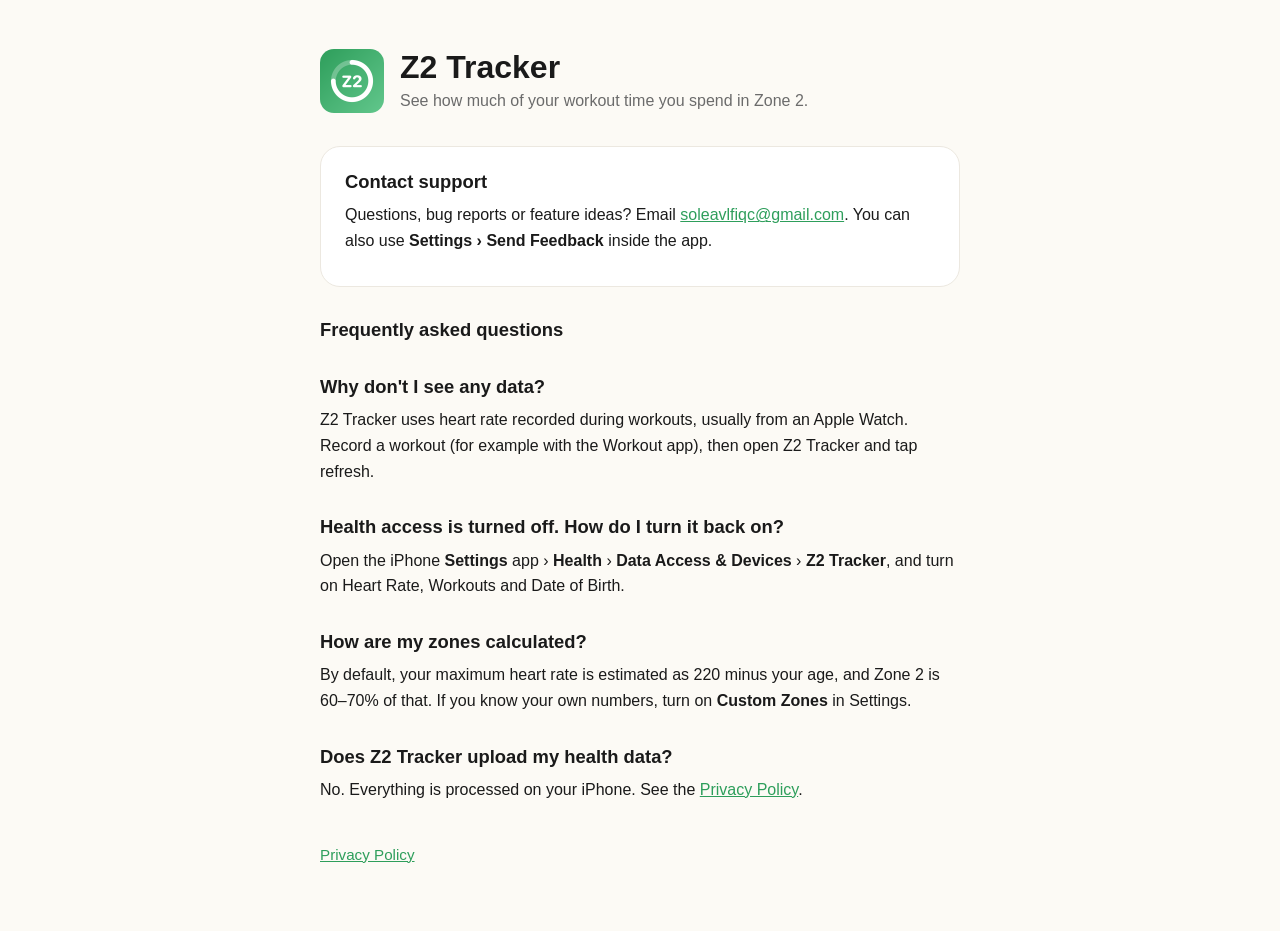
<file: index.html>
<!doctype html>
<html lang="en">
<head>
  <meta charset="utf-8">
  <meta name="viewport" content="width=device-width, initial-scale=1">
  <title>Z2 Tracker Support</title>
  <meta name="description" content="Support for Z2 Tracker, an iPhone app that shows how much of your Apple Watch workout time you spend in Zone 2.">
  <link rel="icon" href="icon.png">
  <link rel="stylesheet" href="style.css">
</head>
<body>
<main>
  <header>
    <img src="icon.png" alt="Z2 Tracker icon">
    <div>
      <h1>Z2 Tracker</h1>
      <p class="subtitle">See how much of your workout time you spend in Zone 2.</p>
    </div>
  </header>

  <div class="card">
    <h2 style="margin-top:0">Contact support</h2>
    <p>Questions, bug reports or feature ideas? Email
      <a href="mailto:soleavlfiqc@gmail.com?subject=Z2%20Tracker%20Support">soleavlfiqc@gmail.com</a>.
      You can also use <strong>Settings › Send Feedback</strong> inside the app.</p>
  </div>

  <h2>Frequently asked questions</h2>

  <h2>Why don't I see any data?</h2>
  <p>Z2 Tracker uses heart rate recorded during workouts, usually from an Apple Watch. Record a workout
    (for example with the Workout app), then open Z2 Tracker and tap refresh.</p>

  <h2>Health access is turned off. How do I turn it back on?</h2>
  <p>Open the iPhone <strong>Settings</strong> app › <strong>Health</strong> › <strong>Data Access &amp; Devices</strong> ›
    <strong>Z2 Tracker</strong>, and turn on Heart Rate, Workouts and Date of Birth.</p>

  <h2>How are my zones calculated?</h2>
  <p>By default, your maximum heart rate is estimated as 220 minus your age, and Zone 2 is 60–70% of that.
    If you know your own numbers, turn on <strong>Custom Zones</strong> in Settings.</p>

  <h2>Does Z2 Tracker upload my health data?</h2>
  <p>No. Everything is processed on your iPhone. See the <a href="privacy.html">Privacy Policy</a>.</p>

  <nav>
    <a href="privacy.html">Privacy Policy</a>
  </nav>
</main>
</body>
</html>
</file>
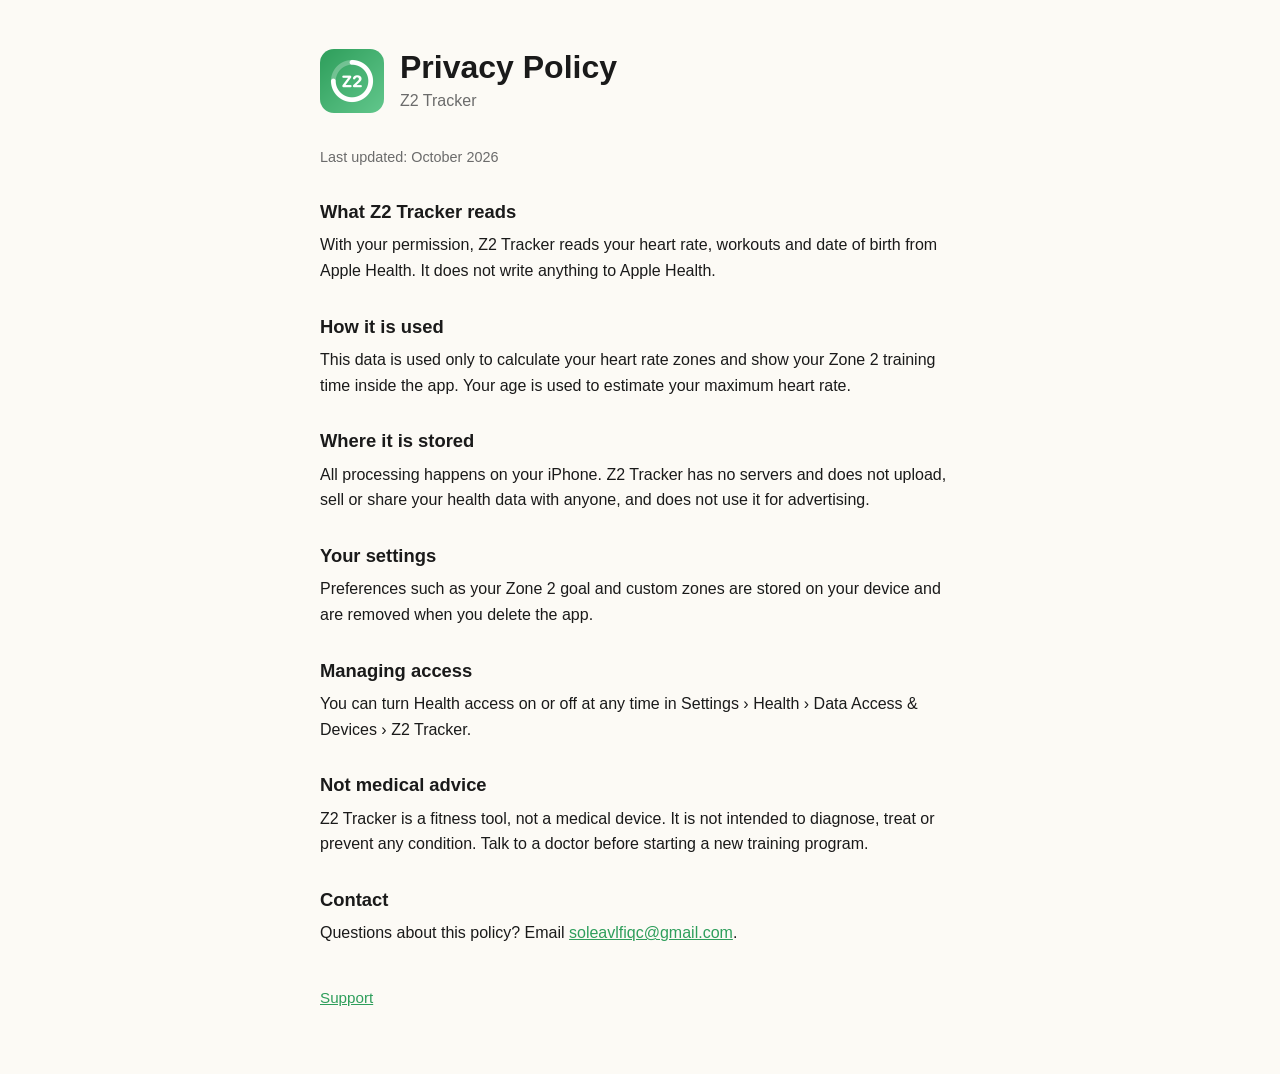
<file: privacy.html>
<!doctype html>
<html lang="en">
<head>
  <meta charset="utf-8">
  <meta name="viewport" content="width=device-width, initial-scale=1">
  <title>Z2 Tracker Privacy Policy</title>
  <meta name="description" content="Privacy policy for the Z2 Tracker iPhone app.">
  <link rel="icon" href="icon.png">
  <link rel="stylesheet" href="style.css">
</head>
<body>
<main>
  <header>
    <img src="icon.png" alt="Z2 Tracker icon">
    <div>
      <h1>Privacy Policy</h1>
      <p class="subtitle">Z2 Tracker</p>
    </div>
  </header>

  <p class="updated">Last updated: October 2026</p>

  <h2>What Z2 Tracker reads</h2>
  <p>With your permission, Z2 Tracker reads your heart rate, workouts and date of birth from Apple Health.
    It does not write anything to Apple Health.</p>

  <h2>How it is used</h2>
  <p>This data is used only to calculate your heart rate zones and show your Zone 2 training time inside the app.
    Your age is used to estimate your maximum heart rate.</p>

  <h2>Where it is stored</h2>
  <p>All processing happens on your iPhone. Z2 Tracker has no servers and does not upload, sell or share your
    health data with anyone, and does not use it for advertising.</p>

  <h2>Your settings</h2>
  <p>Preferences such as your Zone 2 goal and custom zones are stored on your device and are removed when you
    delete the app.</p>

  <h2>Managing access</h2>
  <p>You can turn Health access on or off at any time in Settings › Health › Data Access &amp; Devices › Z2 Tracker.</p>

  <h2>Not medical advice</h2>
  <p>Z2 Tracker is a fitness tool, not a medical device. It is not intended to diagnose, treat or prevent any
    condition. Talk to a doctor before starting a new training program.</p>

  <h2>Contact</h2>
  <p>Questions about this policy? Email <a href="mailto:soleavlfiqc@gmail.com">soleavlfiqc@gmail.com</a>.</p>

  <nav>
    <a href="index.html">Support</a>
  </nav>
</main>
</body>
</html>
</file>
<file: style.css>
:root {
  --bg: #FCFAF5;
  --card: #FFFFFF;
  --text: #1A1A1A;
  --muted: #6B6B6B;
  --green: #2E9E5B;
  --border: #ECE8E0;
}

* { box-sizing: border-box; }

body {
  margin: 0;
  background: var(--bg);
  color: var(--text);
  font-family: ui-rounded, -apple-system, BlinkMacSystemFont, "SF Pro Rounded", "Helvetica Neue", Arial, sans-serif;
  line-height: 1.6;
}

main {
  max-width: 680px;
  margin: 0 auto;
  padding: 48px 20px 64px;
}

header {
  display: flex;
  align-items: center;
  gap: 16px;
  margin-bottom: 32px;
}

header img {
  width: 64px;
  height: 64px;
  border-radius: 14px;
}

h1 { font-size: 2rem; margin: 0; line-height: 1.2; }
h2 { font-size: 1.15rem; margin: 28px 0 6px; }
p  { margin: 0 0 12px; }

.subtitle { color: var(--muted); margin: 2px 0 0; }
.updated  { color: var(--muted); font-size: 0.9rem; }

.card {
  background: var(--card);
  border: 1px solid var(--border);
  border-radius: 20px;
  padding: 20px 24px;
  margin: 20px 0;
}

a { color: var(--green); }

nav { margin-top: 40px; font-size: 0.95rem; color: var(--muted); }
nav a { margin-right: 16px; }
</file>
